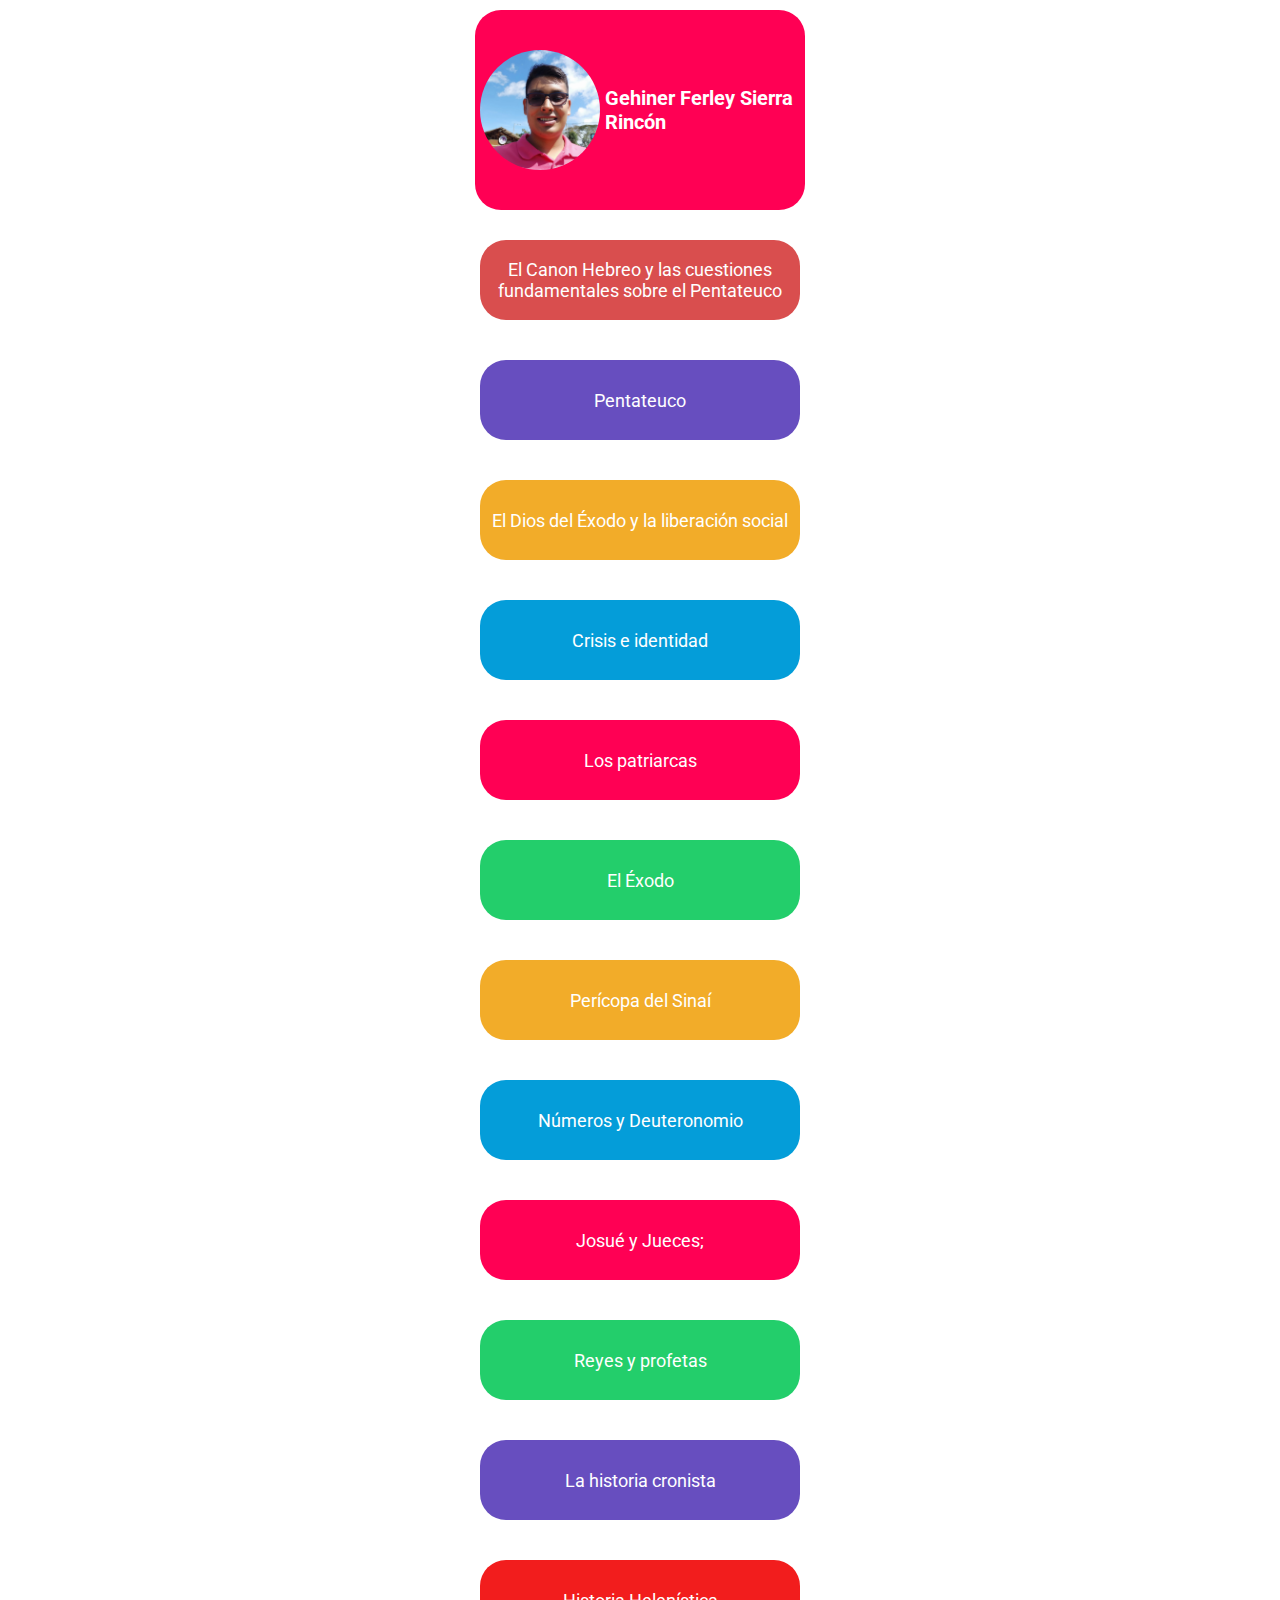
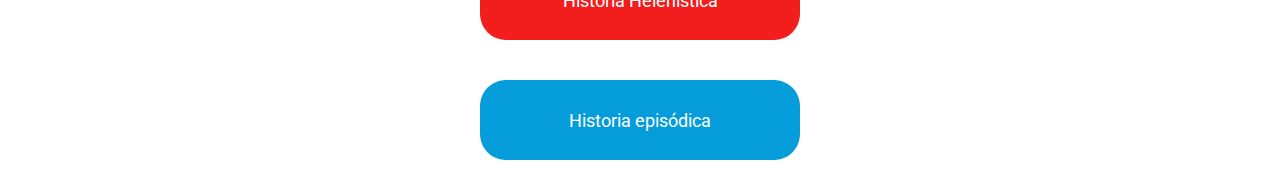
<file: index.html>
<!DOCTYPE html>
<html lang="en">
<head>
    <meta charset="UTF-8">
    <meta http-equiv="X-UA-Compatible" content="IE=edge">
    <meta name="viewport" content="width=device-width, initial-scale=1.0">
    <title>Infograf&iacute;as</title>
    <link rel="shortcut icon" href="https://cdn-icons-png.flaticon.com/512/820/820789.png" type="image/x-icon">
    <link rel="stylesheet" href="./styles/index.css">
    <link rel="preconnect" href="https://fonts.googleapis.com">
    <link rel="preconnect" href="https://fonts.gstatic.com" crossorigin>
    <link href="https://fonts.googleapis.com/css2?family=Roboto:wght@300;400;500;700&display=swap" rel="stylesheet">
</head>
<body>
    <main>
        <section class="infografia">
            <div class="autor">
                <img src="./icons/218358202_2910643422483565_6348892012933516156_n.webp" alt="Gehiner">
                <h2>Gehiner Ferley Sierra Rinc&oacute;n</h2>
            </div>
            <div class="card-1">
                <a href="./infografia1.html" target="_blank">El Canon Hebreo y las cuestiones fundamentales sobre el Pentateuco</a>            
            </div>
            <div  class="card-2">
                <a href="./Infografia2.html" target="_blank">Pentateuco</a>
            </div>
            <div  class="card-3">
                <a href="./infografia5.html" target="_blank">El Dios del Éxodo y la liberación social </a>
            </div>
            <div  class="card-4">
                <a href="./infografia3.html" target="_blank">Crisis e identidad</a>
            </div>
            <div  class="card-5">
                <a href="./infografia4.html" target="_blank">Los patriarcas</a>
            </div>
            <div  class="card-6">
                <a href="./infografia6.html" target="_blank">El &Eacute;xodo</a>
            </div>
            <div  class="card-7">
                <a href="./infografia7.html" target="_blank">Per&iacute;copa del Sina&iacute;</a>
            </div>
            <div  class="card-8">
                <a href="./infografia8.html" target="_blank">Números y Deuteronomio</a>
            </div>
            <div  class="card-9">
                <a href="./infografia9.html" target="_blank">Josué y Jueces;</a>
            </div>
            <div  class="card-10">
                <a href="./infografia10.html" target="_blank">Reyes y profetas</a>
            </div>
            <div  class="card-11">
                <a href="./infografia11.html" target="_blank">La historia cronista</a>
            </div>
            <div  class="card-12">
                <a href="./infografia12.html" target="_blank">Historia Helenística </a>
            </div>
            <div  class="card-13">
                <a href="./infografia13.html" target="_blank">Historia episódica</a>
            </div>
        </section>
    </main>
</body>
</html>
</file>
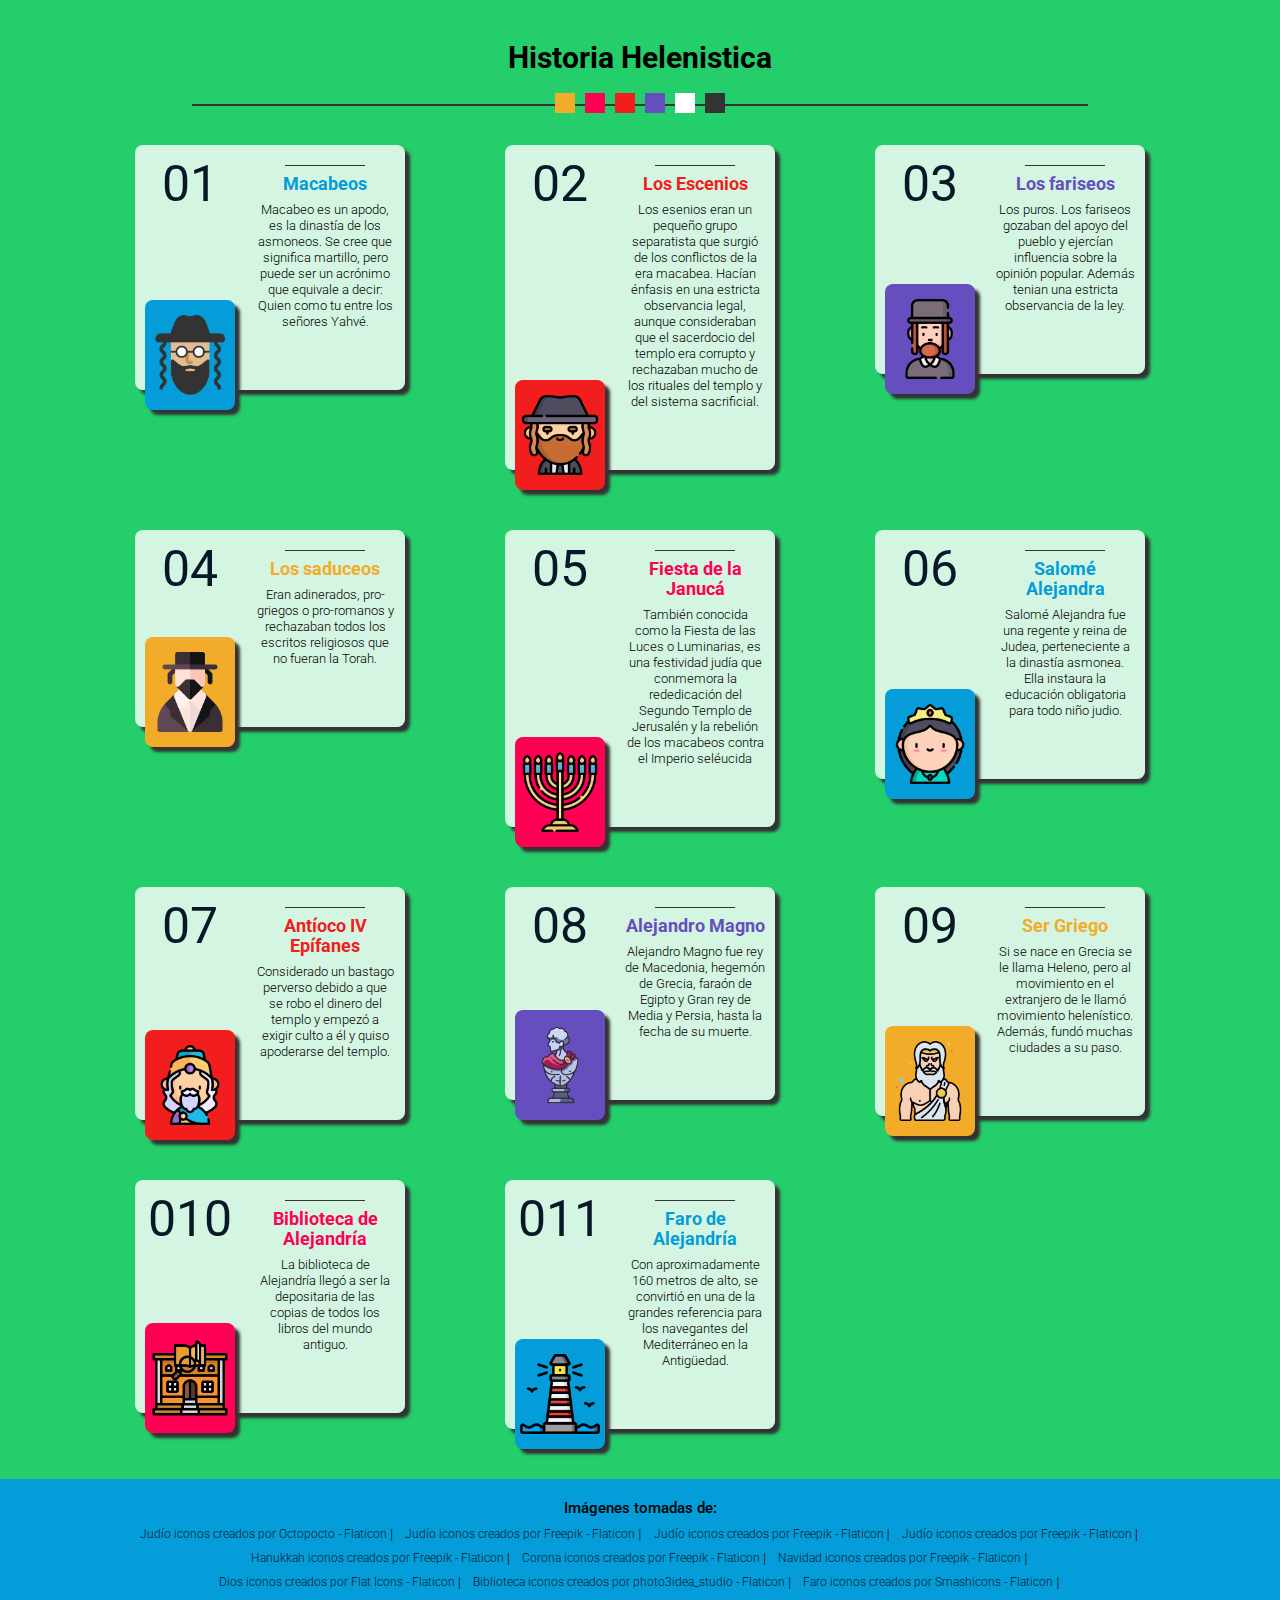
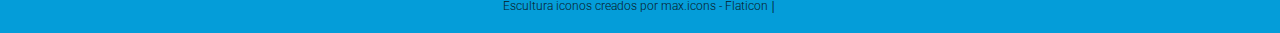
<file: infografia12.html>
<!DOCTYPE html>
<html lang="en">
<head>
    <meta charset="UTF-8">
    <meta http-equiv="X-UA-Compatible" content="IE=edge">
    <meta name="viewport" content="width=device-width, initial-scale=1.0">
    <meta name="robots" content="index,follw">
    <meta name="description" content="Esta página te mostrará datos sobre historia helenistica en la biblia">
    <title> Historia Helenistica </title>
    <link rel="shortcut icon" href="https://cdn-icons-png.flaticon.com/512/820/820789.png" type="image/x-icon">
    <link rel="preconnect" href="https://fonts.googleapis.com">
    <link rel="preconnect" href="https://fonts.gstatic.com" crossorigin>
    <link href="https://fonts.googleapis.com/css2?family=Roboto:wght@100;300;500;700;900&display=swap" rel="stylesheet">
    <link rel="stylesheet" href="./styles/infografia12/infografia12.css">
    <link rel="stylesheet" href="./styles/infografia12/infografia12Tablet.css" media="(min-width: 680px)">
    <link rel="stylesheet" href="./styles/infografia12/infografia12Desktop.css" media="(min-width: 1100px)">
</head>
<body>
    <header>
        <h1>
            Historia Helenistica 
        </h1>
        <div class="title__container">
            <div class="title__line"></div>
            <div class="title__container--colors">
                <div></div>
                <div></div>
                <div></div>
                <div></div>
                <div></div>
                <div></div>
            </div>
        </div>
    </header>
    <main>
        <section class="information">
            <div class="information__title">
                <h2></h2>
            </div>
            <div class="information__elements">
                <div class="information-container">
                    <div class="information-container__contend information-container__contend--color-one">
                        <div class="information-container__line"></div>
                        <h2>Macabeos</h2>
                        <p>Macabeo es un apodo, es la dinast&iacute;a de los asmoneos. Se cree que significa martillo, pero puede ser un acr&oacute;nimo que equivale a decir: Quien como tu entre los señores Yahvé.</p>
                    </div>                 
                    <div class="information-container__number information-container__number--color-one">
                        <span classs="information-container__span-number">1</span>
                    </div>
                    <div class="information-container__img information-container__img--color-one">
                        <img src="./icons/judio.webp" alt="Judio">

                    </div>
                </div>
                <div class="information-container ">
                    <div class="information-container__contend information-container__contend--color-two">
                        <div class="information-container__line"></div>
                        <h2>Los Escenios</h2>
                        <p>Los esenios eran un pequeño grupo separatista que surgió de los conflictos de la era macabea. Hacían énfasis en una estricta observancia legal, aunque consideraban que el sacerdocio del templo era corrupto y rechazaban mucho de  los rituales del templo y del sistema sacrificial.</p>
                    </div>                    
                    <div class="information-container__number information-container__number--color-two">
                        <span classs="information-container__span-number">2</span>
                    </div>
                    <div class="information-container__img information-container__img--color-two">
                        <img src="./icons/judio-2.webp" alt="Escenios">
                    </div>
                </div>
                <div class="information-container ">
                    <div class="information-container__contend information-container__contend--color-three">
                        <div class="information-container__line"></div>
                        <h2>Los fariseos</h2>
                        <p>Los puros. Los fariseos gozaban del apoyo del pueblo y ejercían influencia sobre la opinión popular. Adem&aacute;s tenian una estricta observancia de la ley.</p>
                    </div>
                    <div class="information-container__number information-container__number--color-three">
                        <span classs="information-container__span-number">3</span>
                    </div>
                    <div class="information-container__img information-container__img--color-three">
                        <img src="./icons/judio-3.webp" alt="Fariseos">
                    </div>
                </div>
                <div class="information-container ">
                    <div class="information-container__contend information-container__contend--color-four">
                        <div class="information-container__line"></div>
                        <h2>Los saduceos</h2>
                        <p>Eran adinerados, pro-griegos o pro-romanos y rechazaban todos los escritos religiosos que no fueran la Torah.</p>
                    </div>
                    <div class="information-container__number information-container__number--color-four">
                        <span classs="information-container__span-number">4</span>
                    </div>
                    <div class="information-container__img information-container__img--color-four">
                        <img src="./icons/judio-4.webp" alt="Saduceo">
                    </div>
                </div>
                <div class="information-container ">
                    <div class="information-container__contend information-container__contend--color-five">
                        <div class="information-container__line"></div>
                        <h2>Fiesta de la Janucá</h2>
                        <p>También conocida como la Fiesta de las Luces o Luminarias, es una festividad judía que conmemora la rededicación del Segundo Templo de Jerusalén y la rebelión de los macabeos contra el Imperio seléucida</p>
                    </div>
                    <div class="information-container__number information-container__number--color-five">
                        <span classs="information-container__span-number">5</span>                   
                    </div>
                    <div class="information-container__img information-container__img--color-five">
                        <img src="./icons/januca.webp" alt="Januca">
                    </div>
                </div>
                <div class="information-container ">
                    <div class="information-container__contend information-container__contend--color-one">
                        <div class="information-container__line"></div>
                        <h2>Salomé Alejandra</h2>
                        <p>Salomé Alejandra fue una regente y reina de Judea, perteneciente a la dinastía asmonea. Ella instaura la educación obligatoria para todo niño judio.</p>
                    </div>                    
                    <div class="information-container__number information-container__number--color-one">
                        <span classs="information-container__span-number">6</span>
                    </div>
                    <div class="information-container__img information-container__img--color-one">
                        <img src="./icons/reina.webp" alt="Reina Salomé Alejandra">
                    </div>
                </div>
                <div class="information-container ">
                    <div class="information-container__contend information-container__contend--color-two">
                        <div class="information-container__line"></div>
                        <h2>Antíoco IV Epífanes</h2>
                        <p>Considerado un bastago perverso debido a que se robo el dinero del templo y empezó a exigir culto a él y quiso apoderarse del templo. </p>
                    </div>                    
                    <div class="information-container__number information-container__number--color-two">
                        <span classs="information-container__span-number">7</span>
                    </div>
                    <div class="information-container__img information-container__img--color-two">
                        <img src="./icons/rey.webp" alt="Rey Antíoco IV Epífanes">
                    </div>
                </div>
                <div class="information-container">
                    <div class="information-container__contend information-container__contend--color-three">
                        <div class="information-container__line"></div>
                        <h2>Alejandro Magno</h2>
                        <p>Alejandro Magno fue rey de Macedonia, hegemón de Grecia, faraón de Egipto y Gran rey de Media y Persia, hasta la fecha de su muerte.</p>
                    </div>
                    <div class="information-container__number information-container__number--color-three">
                        <span classs="information-container__span-number">8</span>
                    </div>
                    <div class="information-container__img information-container__img--color-three">
                        <img src="./icons/alejandro.webp" alt="Alejandro Magno">
                    </div>
                </div>
                <div class="information-container ">
                    <div class="information-container__contend information-container__contend--color-four">
                        <div class="information-container__line"></div>
                        <h2>Ser Griego</h2>
                        <p>Si se nace en Grecia se le llama Heleno, pero al movimiento en el extranjero de le llam&oacute; movimiento helen&iacute;stico. Adem&aacute;s, fund&oacute; muchas ciudades a su paso.</p>
                    </div>
                    <div class="information-container__number information-container__number--color-four">
                        <span classs="information-container__span-number">9</span>
                    </div>
                    <div class="information-container__img information-container__img--color-four">
                        <img src="./icons/dios.webp" alt="Griego">
                    </div>
                </div>
                <div class="information-container ">
                    <div class="information-container__contend information-container__contend--color-five">
                        <div class="information-container__line"></div>
                        <h2>Biblioteca de Alejandr&iacute;a</h2>
                        <p>La biblioteca de Alejandría llegó a ser la depositaria de las copias de todos los libros del mundo antiguo.</p>
                    </div>
                    <div class="information-container__number information-container__number--color-five">
                        <span classs="information-container__span-number">10</span>                   
                    </div>
                    <div class="information-container__img information-container__img--color-five">
                        <img src="./icons/biblioteca.webp" alt="Biblioteca">
                    </div>
                </div>
                <div class="information-container ">
                    <div class="information-container__contend information-container__contend--color-one">
                        <div class="information-container__line"></div>
                        <h2>Faro de Alejandría</h2>
                        <p>Con aproximadamente 160 metros de alto, se convirtió en una de la grandes referencia para los navegantes del Mediterráneo en la Antigüedad.</p>
                    </div>                   
                    <div class="information-container__number information-container__number--color-one">
                        <span classs="information-container__span-number">11</span>
                    </div>
                    <div class="information-container__img information-container__img--color-one">
                        <img src="./icons/faro.webp" alt="Faro de Alejandría">
                    </div>
                </div>
            </div>
        </section>
    </main>
    <footer>
        <h2>Im&aacute;genes tomadas de:</h2>
        <ul class="credits">
            <li>
                <a href="https://www.flaticon.es/iconos-gratis/judio" title="judío iconos">Judío iconos creados por Octopocto - Flaticon</a>
            </li>
            <li>
                <a href="https://www.flaticon.es/iconos-gratis/judio" title="judío iconos">Judío iconos creados por Freepik - Flaticon</a>
            </li>
            <li>
                <a href="https://www.flaticon.es/iconos-gratis/judio" title="judío iconos">Judío iconos creados por Freepik - Flaticon</a>
            </li>
            <li>
                <a href="https://www.flaticon.es/iconos-gratis/judio" title="judío iconos">Judío iconos creados por Freepik - Flaticon</a>
            </li>
            <li>
                <a href="https://www.flaticon.es/iconos-gratis/hanukkah" title="hanukkah iconos">Hanukkah iconos creados por Freepik - Flaticon</a>
            </li>
            <li>
                <a href="https://www.flaticon.es/iconos-gratis/corona" title="corona iconos">Corona iconos creados por Freepik - Flaticon</a>
            </li>
            <li>
                <a href="https://www.flaticon.es/iconos-gratis/navidad" title="navidad iconos">Navidad iconos creados por Freepik - Flaticon</a>
            </li>
            <li>
                <a href="https://www.flaticon.es/iconos-gratis/dios" title="dios iconos">Dios iconos creados por Flat Icons - Flaticon</a>
            </li>
            <li>
                <a href="https://www.flaticon.es/iconos-gratis/biblioteca" title="biblioteca iconos">Biblioteca iconos creados por photo3idea_studio - Flaticon</a>
            </li>
            <li>
                <a href="https://www.flaticon.es/iconos-gratis/faro" title="faro iconos">Faro iconos creados por Smashicons - Flaticon</a>
            </li>
            <li>
                <a href="https://www.flaticon.es/iconos-gratis/escultura" title="escultura iconos">Escultura iconos creados por max.icons - Flaticon</a>
            </li>
        </ul>
    </footer>
</body>
</html>
</file>
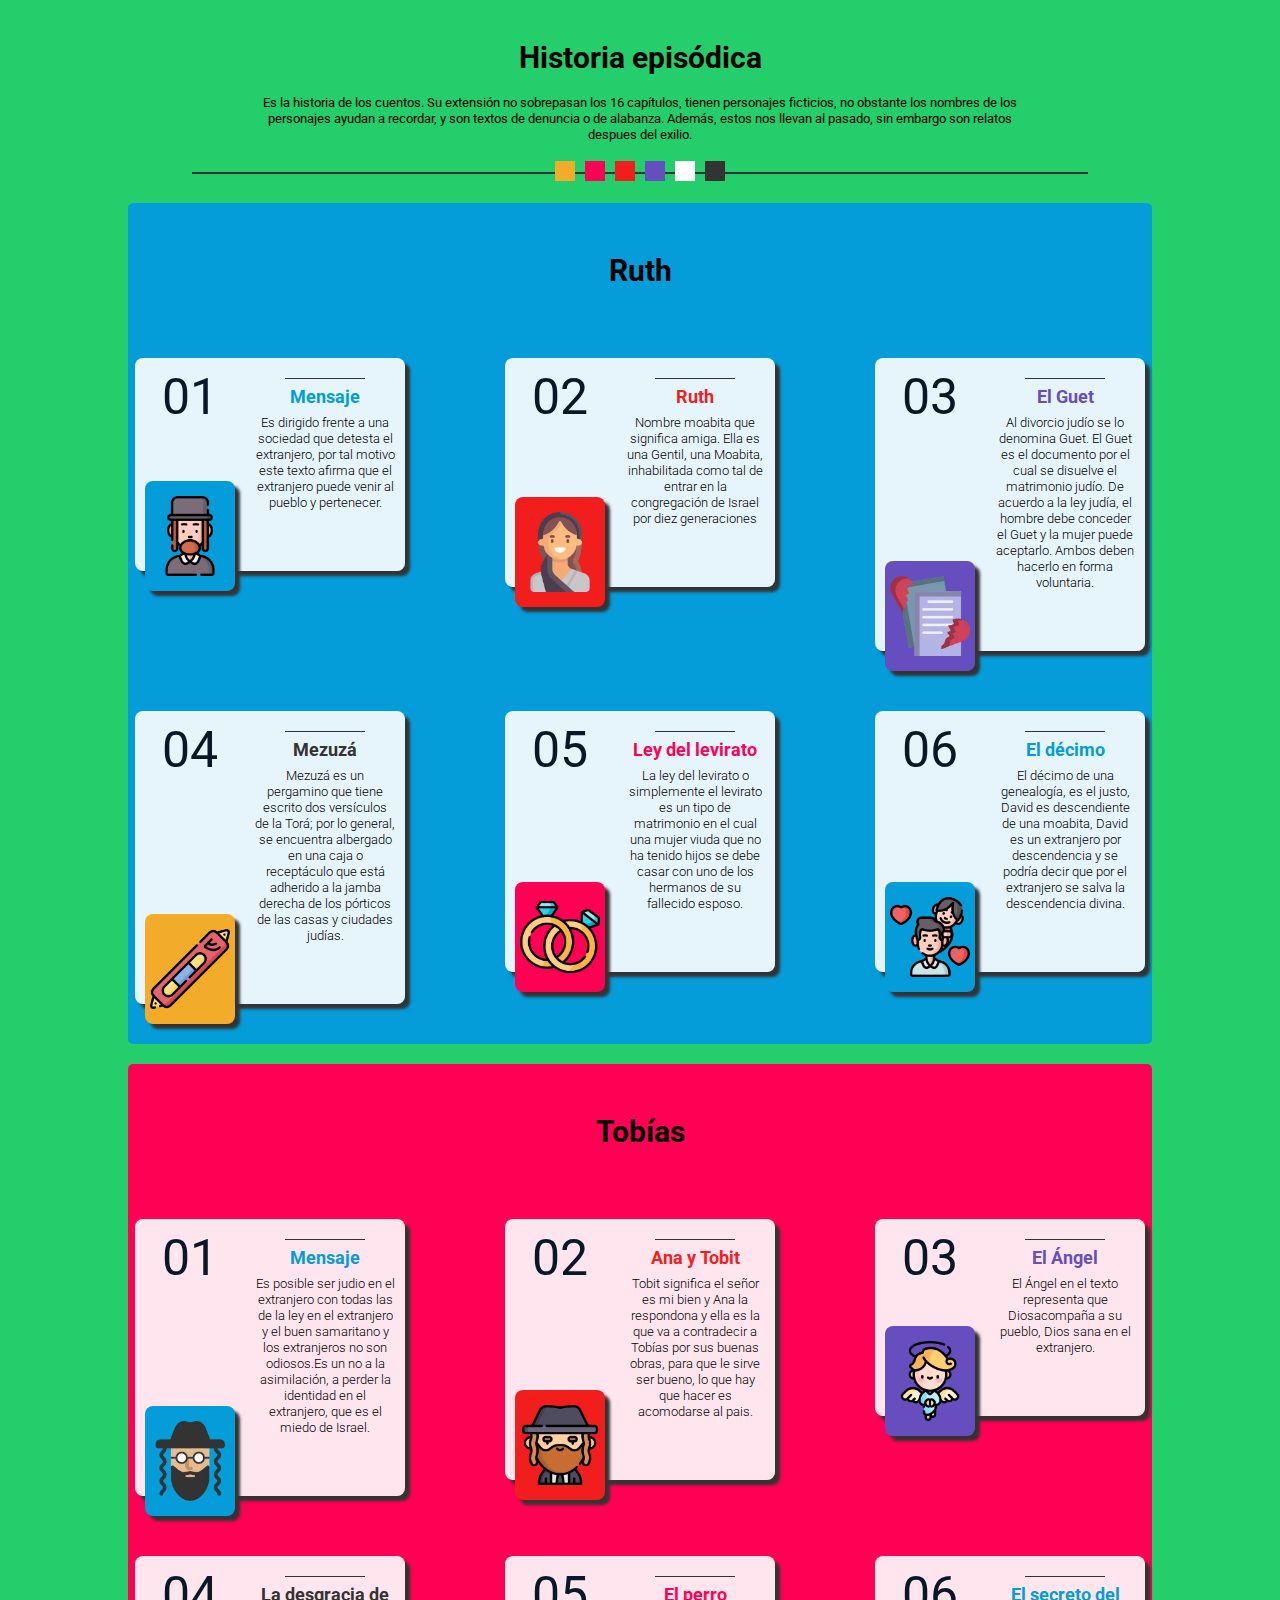
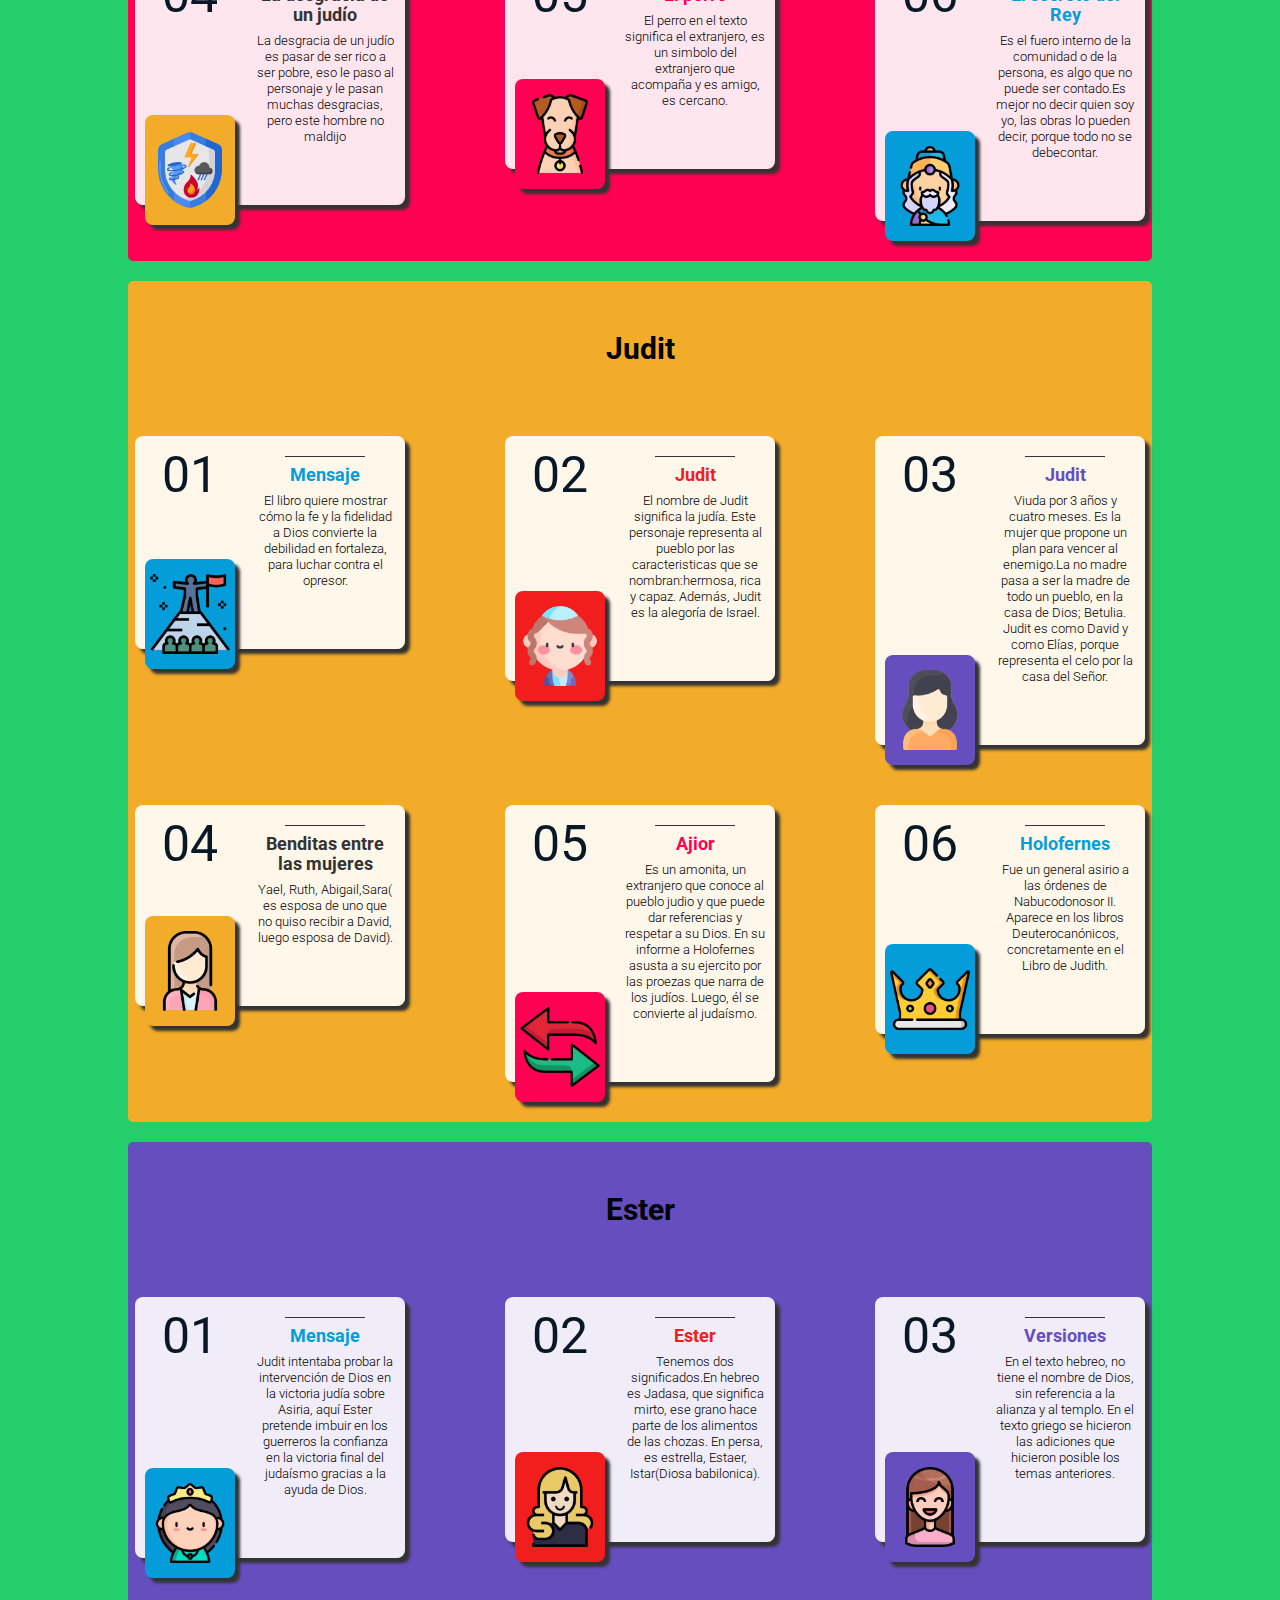
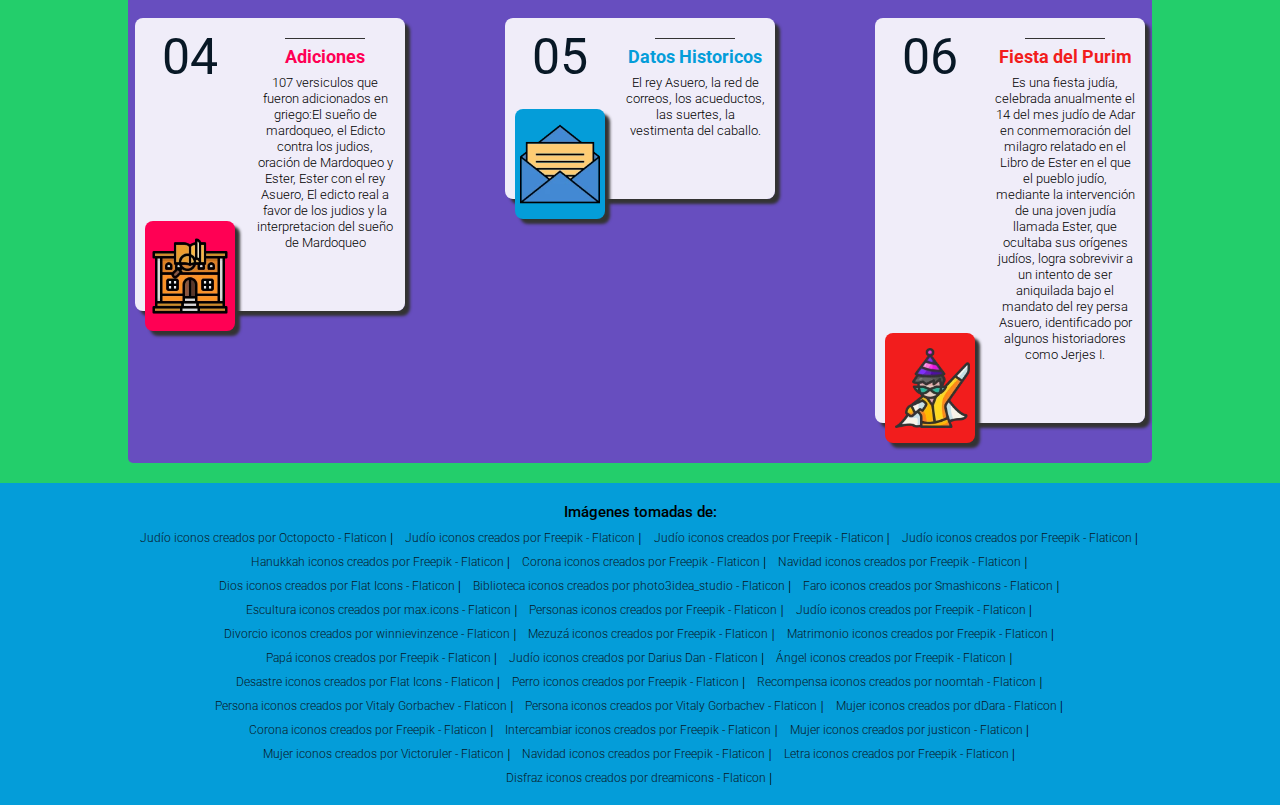
<file: infografia13.html>
<!DOCTYPE html>
<html lang="en">
<head>
    <meta charset="UTF-8">
    <meta http-equiv="X-UA-Compatible" content="IE=edge">
    <meta name="viewport" content="width=device-width, initial-scale=1.0">
    <meta name="robots" content="index,follw">
    <meta name="description" content="Esta página te mostrará datos sobre historia helenistica en la biblia">
    <title> Historia  episódica </title>
    <link rel="shortcut icon" href="https://cdn-icons-png.flaticon.com/512/820/820789.png" type="image/x-icon">
    <link rel="preconnect" href="https://fonts.googleapis.com">
    <link rel="preconnect" href="https://fonts.gstatic.com" crossorigin>
    <link href="https://fonts.googleapis.com/css2?family=Roboto:wght@100;300;500;700;900&display=swap" rel="stylesheet">
    <link rel="stylesheet" href="./styles/infografia13/infografia13.css">
    <link rel="stylesheet" href="./styles/infografia13/infografia13Tablet.css" media="(min-width: 680px)">
    <link rel="stylesheet" href="./styles/infografia13/infografia13Desktop.css" media="(min-width: 1100px)">
</head>
<body>
    <header>
        <h1>
            Historia  episódica 
        </h1>
        <p>
            Es la historia de los cuentos. Su extensión no sobrepasan los 16 capítulos, tienen personajes ficticios, no obstante los nombres de los personajes ayudan a recordar, y son textos de denuncia o de alabanza. Además, estos nos llevan al pasado, sin embargo son relatos despues del exilio. 
        </p>
        <div class="title__container">
            <div class="title__line"></div>
            <div class="title__container--colors">
                <div></div>
                <div></div>
                <div></div>
                <div></div>
                <div></div>
                <div></div>
            </div>
        </div>
    </header>
    <main>
        <section class="information information--background-color-one">
            <div class="information__title">
                <h2>Ruth</h2>
            </div>
            <div class="information__elements">
                <div class="information-container">
                    <div class="information-container__contend information-container__contend--color-one">
                        <div class="information-container__line"></div>
                        <h2>Mensaje</h2>
                        <p>Es dirigido frente a una sociedad que detesta el extranjero, por tal motivo este texto afirma que el extranjero puede venir al pueblo y pertenecer.</p>
                    </div>                 
                    <div class="information-container__number information-container__number--color-one">
                        <span classs="information-container__span-number">1</span>
                    </div>
                    <div class="information-container__img information-container__img--color-one">
                        <img src="./icons/judio-3.webp" alt="Judio">

                    </div>
                </div>
                <div class="information-container ">
                    <div class="information-container__contend information-container__contend--color-two">
                        <div class="information-container__line"></div>
                        <h2>Ruth</h2>
                        <p>Nombre moabita que significa amiga. Ella es una Gentil, una Moabita, inhabilitada como tal de entrar en la congregación de Israel por diez generaciones</p>
                    </div>                    
                    <div class="information-container__number information-container__number--color-two">
                        <span classs="information-container__span-number">2</span>
                    </div>
                    <div class="information-container__img information-container__img--color-two">
                        <img src="./icons/judia.webp" alt="Judia">
                    </div>
                </div>
                <div class="information-container ">
                    <div class="information-container__contend information-container__contend--color-three">
                        <div class="information-container__line"></div>
                        <h2>El Guet</h2>
                        <p>Al divorcio judío se lo denomina Guet. El Guet es el documento por el cual se disuelve el matrimonio judío. De acuerdo a la ley judía, el hombre debe conceder el Guet y la mujer puede aceptarlo. Ambos deben hacerlo en forma voluntaria.</p>
                    </div>
                    <div class="information-container__number information-container__number--color-three">
                        <span classs="information-container__span-number">3</span>
                    </div>
                    <div class="information-container__img information-container__img--color-three">
                        <img src="./icons/guet.webp" alt="Guet">
                    </div>
                </div>
                <div class="information-container ">
                    <div class="information-container__contend information-container__contend--color-four">
                        <div class="information-container__line"></div>
                        <h2>Mezuzá</h2>
                        <p>Mezuzá es un pergamino que tiene escrito dos versículos de la Torá; por lo general, se encuentra albergado en una caja o receptáculo que está adherido a la jamba derecha de los pórticos de las casas y ciudades judías.</p>
                    </div>
                    <div class="information-container__number information-container__number--color-four">
                        <span classs="information-container__span-number">4</span>
                    </div>
                    <div class="information-container__img information-container__img--color-four">
                        <img src="./icons/mezuza.webp" alt="Mezusa">
                    </div>
                </div>
                <div class="information-container ">
                    <div class="information-container__contend information-container__contend--color-five">
                        <div class="information-container__line"></div>
                        <h2>Ley del levirato</h2>
                        <p>La ley del levirato o simplemente el levirato es un tipo de matrimonio en el cual una mujer viuda que no ha tenido hijos se debe casar con uno de los hermanos de su fallecido esposo.</p>
                    </div>
                    <div class="information-container__number information-container__number--color-five">
                        <span classs="information-container__span-number">5</span>                   
                    </div>
                    <div class="information-container__img information-container__img--color-five">
                        <img src="./icons/matrimonio.webp" alt="Matrimonio">
                    </div>
                </div>
                <div class="information-container ">
                    <div class="information-container__contend information-container__contend--color-one">
                        <div class="information-container__line"></div>
                        <h2>El d&eacute;cimo</h2>
                        <p>El décimo de una genealogía, es el justo, David es descendiente de una moabita, David es un extranjero por descendencia y se podría decir que por el extranjero se salva la descendencia divina.</p>
                    </div>                    
                    <div class="information-container__number information-container__number--color-one">
                        <span classs="information-container__span-number">6</span>
                    </div>
                    <div class="information-container__img information-container__img--color-one">
                        <img src="./icons/padre-e-hija.webp" alt="Hijo y padre">
                    </div>
                </div>
            </div>
        </section>
        <section class="information information--background-color-two">
            <div class="information__title">
                <h2>Tob&iacute;as</h2>
            </div>
            <div class="information__elements">
                <div class="information-container">
                    <div class="information-container__contend information-container__contend--color-one">
                        <div class="information-container__line"></div>
                        <h2>Mensaje</h2>
                        <p>Es posible ser judio en el extranjero con todas las de la ley en el extranjero y el buen samaritano y los extranjeros no son odiosos.Es un no a la asimilación, a perder la identidad en el extranjero, que es el miedo de Israel.</p>
                    </div>                 
                    <div class="information-container__number information-container__number--color-one">
                        <span classs="information-container__span-number">1</span>
                    </div>
                    <div class="information-container__img information-container__img--color-one">
                        <img src="./icons/judio.webp" alt="Judio">

                    </div>
                </div>
                <div class="information-container ">
                    <div class="information-container__contend information-container__contend--color-two">
                        <div class="information-container__line"></div>
                        <h2>Ana y Tobit</h2>
                        <p>Tobit significa el señor es mi bien y Ana la respondona y ella es la que va a contradecir a Tobías por sus buenas obras, para que le sirve ser bueno, lo que hay que hacer es acomodarse al pais.
                        </p>
                    </div>                    
                    <div class="information-container__number information-container__number--color-two">
                        <span classs="information-container__span-number">2</span>
                    </div>
                    <div class="information-container__img information-container__img--color-two">
                        <img src="./icons/judio-2.webp" alt="Escenios">
                    </div>
                </div>
                <div class="information-container ">
                    <div class="information-container__contend information-container__contend--color-three">
                        <div class="information-container__line"></div>
                        <h2>El &Aacute;ngel</h2>
                        <p>El &Aacute;ngel en el texto representa que Diosacompaña a su pueblo, Dios sana en el extranjero.</p>
                    </div>
                    <div class="information-container__number information-container__number--color-three">
                        <span classs="information-container__span-number">3</span>
                    </div>
                    <div class="information-container__img information-container__img--color-three">
                        <img src="./icons/angel.webp" alt="Angel">
                    </div>
                </div>
                <div class="information-container ">
                    <div class="information-container__contend information-container__contend--color-four">
                        <div class="information-container__line"></div>
                        <h2>La desgracia de un jud&iacute;o</h2>
                        <p>La desgracia de un jud&iacute;o es pasar de ser rico a ser pobre, eso le paso al personaje y le pasan muchas desgracias, pero este hombre no maldijo</p>
                    </div>
                    <div class="information-container__number information-container__number--color-four">
                        <span classs="information-container__span-number">4</span>
                    </div>
                    <div class="information-container__img information-container__img--color-four">
                        <img src="./icons/desgracia.webp" alt="Desgracia">
                    </div>
                </div>
                <div class="information-container ">
                    <div class="information-container__contend information-container__contend--color-five">
                        <div class="information-container__line"></div>
                        <h2>El perro</h2>
                        <p>El perro en el texto significa el extranjero, es un simbolo del extranjero que acompaña y es amigo, es cercano.</p>
                    </div>
                    <div class="information-container__number information-container__number--color-five">
                        <span classs="information-container__span-number">5</span>                   
                    </div>
                    <div class="information-container__img information-container__img--color-five">
                        <img src="./icons/perro.webp" alt="Un Perro">
                    </div>
                </div>
                <div class="information-container ">
                    <div class="information-container__contend information-container__contend--color-one">
                        <div class="information-container__line"></div>
                        <h2>El secreto del Rey</h2>
                        <p>Es el fuero interno de la comunidad o de la persona, es algo que no puede ser contado.Es mejor no decir quien soy yo, las obras lo pueden decir, porque todo no se debecontar.</p>
                    </div>                    
                    <div class="information-container__number information-container__number--color-one">
                        <span classs="information-container__span-number">6</span>
                    </div>
                    <div class="information-container__img information-container__img--color-one">
                        <img src="./icons/rey.webp" alt="Rey">
                    </div>
                </div>
            </div>
        </section>
        <section class="information information--background-color-three">
            <div class="information__title">
                <h2> Judit</h2>
            </div>
            <div class="information__elements">
                <div class="information-container">
                    <div class="information-container__contend information-container__contend--color-one">
                        <div class="information-container__line"></div>
                        <h2>Mensaje</h2>
                        <p>El libro quiere mostrar cómo la fe y la fidelidad a Dios convierte la debilidad en fortaleza, para luchar contra el opresor.</p>
                    </div>                 
                    <div class="information-container__number information-container__number--color-one">
                        <span classs="information-container__span-number">1</span>
                    </div>
                    <div class="information-container__img information-container__img--color-one">
                        <img src="./icons/victoria.webp" alt="Judio">

                    </div>
                </div>
                <div class="information-container ">
                    <div class="information-container__contend information-container__contend--color-two">
                        <div class="information-container__line"></div>
                        <h2>Judit</h2>
                        <p> El nombre de Judit significa la judía. Este personaje representa al pueblo por las caracteristicas que se nombran:hermosa, rica y capaz. Adem&aacute;s, Judit es la alegoría de Israel.</p>
                    </div>                    
                    <div class="information-container__number information-container__number--color-two">
                        <span classs="information-container__span-number">2</span>
                    </div>
                    <div class="information-container__img information-container__img--color-two">
                        <img src="./icons/judia-2.webp" alt="Judia">
                    </div>
                </div>
                <div class="information-container ">
                    <div class="information-container__contend information-container__contend--color-three">
                        <div class="information-container__line"></div>
                        <h2>Judit </h2>
                        <p>Viuda por 3 años y cuatro meses. Es la mujer que propone un plan para vencer al enemigo.La no madre pasa a ser la madre de todo un pueblo, en la casa de Dios; Betulia. Judit es como David y como Elías, porque representa el celo por la casa del Señor.</p>
                    </div>
                    <div class="information-container__number information-container__number--color-three">
                        <span classs="information-container__span-number">3</span>
                    </div>
                    <div class="information-container__img information-container__img--color-three">
                        <img src="./icons/mujer.webp" alt="Mujer">
                    </div>
                </div>
                <div class="information-container ">
                    <div class="information-container__contend information-container__contend--color-four">
                        <div class="information-container__line"></div>
                        <h2>Benditas entre las mujeres</h2>
                        <p>Yael, Ruth, Abigail,Sara( es esposa de uno que no quiso recibir a David, luego esposa de David). </p>
                    </div>
                    <div class="information-container__number information-container__number--color-four">
                        <span classs="information-container__span-number">4</span>
                    </div>
                    <div class="information-container__img information-container__img--color-four">
                        <img src="./icons/mujer.-2png.webp" alt="Mujer">
                    </div>
                </div>
                <div class="information-container ">
                    <div class="information-container__contend information-container__contend--color-five">
                        <div class="information-container__line"></div>
                        <h2>Ajior</h2>
                        <p>Es un amonita, un extranjero que conoce al pueblo judio y que puede dar referencias y respetar a su Dios. En su informe a Holofernes asusta a su ejercito por las proezas que narra de los jud&iacute;os. Luego, &eacute;l se convierte al juda&iacute;smo. </p>
                    </div>
                    <div class="information-container__number information-container__number--color-five">
                        <span classs="information-container__span-number">5</span>                   
                    </div>
                    <div class="information-container__img information-container__img--color-five">
                        <img src="./icons/cambio.webp" alt="Conversion">
                    </div>
                </div>
                <div class="information-container ">
                    <div class="information-container__contend information-container__contend--color-one">
                        <div class="information-container__line"></div>
                        <h2>Holofernes</h2>
                        <p>Fue un general asirio a las órdenes de Nabucodonosor II. Aparece en los libros Deuterocanónicos, concretamente en el Libro de Judith.</p>
                    </div>                    
                    <div class="information-container__number information-container__number--color-one">
                        <span classs="information-container__span-number">6</span>
                    </div>
                    <div class="information-container__img information-container__img--color-one">
                        <img src="./icons/corona.webp" alt="Corona">
                    </div>
                </div>
            </div>
        </section>
        <section class="information information--background-color-four">
            <div class="information__title">
                <h2> Ester </h2>
            </div>
            <div class="information__elements">
                <div class="information-container">
                    <div class="information-container__contend information-container__contend--color-one">
                        <div class="information-container__line"></div>
                        <h2>Mensaje</h2>
                        <p>Judit intentaba probar la intervención de Dios en la victoria judía sobre Asiria, aquí Ester pretende imbuir en los guerreros la confianza en la victoria final del judaísmo gracias a la ayuda de Dios.</p>
                    </div>                 
                    <div class="information-container__number information-container__number--color-one">
                        <span classs="information-container__span-number">1</span>
                    </div>
                    <div class="information-container__img information-container__img--color-one">
                        <img src="./icons/reina.webp" alt="Reina">

                    </div>
                </div>
                <div class="information-container ">
                    <div class="information-container__contend information-container__contend--color-two">
                        <div class="information-container__line"></div>
                        <h2>Ester</h2>
                        <p>Tenemos dos significados.En hebreo es Jadasa, que significa mirto, ese grano hace parte de los alimentos de las chozas. En persa, es estrella, Estaer, Istar(Diosa babilonica).</p>
                    </div>                    
                    <div class="information-container__number information-container__number--color-two">
                        <span classs="information-container__span-number">2</span>
                    </div>
                    <div class="information-container__img information-container__img--color-two">
                        <img src="./icons/mujer-4.webp" alt="Mujer">
                    </div>
                </div>
                <div class="information-container ">
                    <div class="information-container__contend information-container__contend--color-three">
                        <div class="information-container__line"></div>
                        <h2>Versiones</h2>
                        <p>En el texto hebreo, no tiene el nombre de Dios, sin referencia a la alianza y al templo. En el texto griego se hicieron las adiciones que hicieron posible los temas anteriores.</p>
                    </div>
                    <div class="information-container__number information-container__number--color-three">
                        <span classs="information-container__span-number">3</span>
                    </div>
                    <div class="information-container__img information-container__img--color-three">
                        <img src="./icons/mujer-5.webp" alt="Mujer">
                    </div>
                </div>
                <div class="information-container ">
                    <div class="information-container__contend information-container__contend--color-five">
                        <div class="information-container__line"></div>
                        <h2>Adiciones</h2>
                        <p>107 versiculos que fueron adicionados en griego:El sueño de mardoqueo, el Edicto contra los judios, oración de Mardoqueo y Ester, Ester con el rey Asuero, El edicto real a favor de los judios y la interpretacion del sueño de Mardoqueo </p>
                    </div>
                    <div class="information-container__number information-container__number--color-five">
                        <span classs="information-container__span-number">4</span>                   
                    </div>
                    <div class="information-container__img information-container__img--color-five">
                        <img src="./icons/biblioteca.webp" alt="Biblioteca">
                    </div>
                </div>
                <div class="information-container ">
                    <div class="information-container__contend information-container__contend--color-one">
                        <div class="information-container__line"></div>
                        <h2>Datos Historicos</h2>
                        <p>El rey Asuero, la red de correos, los acueductos, las suertes, la vestimenta del caballo.</p>
                    </div>                    
                    <div class="information-container__number information-container__number--color-one">
                        <span classs="information-container__span-number">5</span>
                    </div>
                    <div class="information-container__img information-container__img--color-one">
                        <img src="./icons/carta.webp" alt="Cartas">
                    </div>
                </div>
                <div class="information-container ">
                    <div class="information-container__contend information-container__contend--color-two">
                        <div class="information-container__line"></div>
                        <h2>Fiesta del Purim</h2>
                        <p>Es una fiesta judía, celebrada anualmente el 14 del mes judío de Adar  en conmemoración del milagro relatado en el Libro de Ester en el que el pueblo judío, mediante la intervención de una joven judía llamada Ester, que ocultaba sus orígenes judíos, logra sobrevivir a un intento de ser aniquilada bajo el mandato del rey persa Asuero, identificado por algunos historiadores como Jerjes I.</p>
                    </div>                    
                    <div class="information-container__number information-container__number--two">
                        <span classs="information-container__span-number">6</span>
                    </div>
                    <div class="information-container__img information-container__img--color-two">
                        <img src="./icons/disfraz.webp" alt="Disfraz">
                    </div>
                </div>
            </div>
        </section>
    </main>
    <footer>
        <h2>Im&aacute;genes tomadas de:</h2>
        <ul class="credits">
            <li>
                <a href="https://www.flaticon.es/iconos-gratis/judio" title="judío iconos">Judío iconos creados por Octopocto - Flaticon</a>
            </li>
            <li>
                <a href="https://www.flaticon.es/iconos-gratis/judio" title="judío iconos">Judío iconos creados por Freepik - Flaticon</a>
            </li>
            <li>
                <a href="https://www.flaticon.es/iconos-gratis/judio" title="judío iconos">Judío iconos creados por Freepik - Flaticon</a>
            </li>
            <li>
                <a href="https://www.flaticon.es/iconos-gratis/judio" title="judío iconos">Judío iconos creados por Freepik - Flaticon</a>
            </li>
            <li>
                <a href="https://www.flaticon.es/iconos-gratis/hanukkah" title="hanukkah iconos">Hanukkah iconos creados por Freepik - Flaticon</a>
            </li>
            <li>
                <a href="https://www.flaticon.es/iconos-gratis/corona" title="corona iconos">Corona iconos creados por Freepik - Flaticon</a>
            </li>
            <li>
                <a href="https://www.flaticon.es/iconos-gratis/navidad" title="navidad iconos">Navidad iconos creados por Freepik - Flaticon</a>
            </li>
            <li>
                <a href="https://www.flaticon.es/iconos-gratis/dios" title="dios iconos">Dios iconos creados por Flat Icons - Flaticon</a>
            </li>
            <li>
                <a href="https://www.flaticon.es/iconos-gratis/biblioteca" title="biblioteca iconos">Biblioteca iconos creados por photo3idea_studio - Flaticon</a>
            </li>
            <li>
                <a href="https://www.flaticon.es/iconos-gratis/faro" title="faro iconos">Faro iconos creados por Smashicons - Flaticon</a>
            </li>
            <li>
                <a href="https://www.flaticon.es/iconos-gratis/escultura" title="escultura iconos">Escultura iconos creados por max.icons - Flaticon</a>
            </li>
            <li>
                <a href="https://www.flaticon.es/iconos-gratis/personas" title="personas iconos">Personas iconos creados por Freepik - Flaticon</a>
            </li>
            <li>
                <a href="https://www.flaticon.es/iconos-gratis/judio" title="judío iconos">Judío iconos creados por Freepik - Flaticon</a>
            </li>
            <li>
                <a href="https://www.flaticon.es/iconos-gratis/divorcio" title="divorcio iconos">Divorcio iconos creados por winnievinzence - Flaticon</a>
            </li>
            <li>
                <a href="https://www.flaticon.es/iconos-gratis/mezuza" title="mezuzá iconos">Mezuzá iconos creados por Freepik - Flaticon</a>
            </li>
            <li>
                <a href="https://www.flaticon.es/iconos-gratis/matrimonio" title="matrimonio iconos">Matrimonio iconos creados por Freepik - Flaticon</a>
            </li>
            <li>
                <a href="https://www.flaticon.es/iconos-gratis/papa" title="papá iconos">Papá iconos creados por Freepik - Flaticon</a>
            </li>
            <li>
                <a href="https://www.flaticon.es/iconos-gratis/judio" title="judío iconos">Judío iconos creados por Darius Dan - Flaticon</a>
            </li>
            <li>
                <a href="https://www.flaticon.es/iconos-gratis/angel" title="ángel iconos">Ángel iconos creados por Freepik - Flaticon</a>
            </li>
            <li>
                <a href="https://www.flaticon.es/iconos-gratis/desastre" title="desastre iconos">Desastre iconos creados por Flat Icons - Flaticon</a>
            </li>
            <li>
                <a href="https://www.flaticon.es/iconos-gratis/perro" title="perro iconos">Perro iconos creados por Freepik - Flaticon</a>
            </li>
            <li>
                <a href="https://www.flaticon.es/iconos-gratis/recompensa" title="recompensa iconos">Recompensa iconos creados por noomtah - Flaticon</a>   
            </li>
            <li>
                <a href="https://www.flaticon.es/iconos-gratis/persona" title="persona iconos">Persona iconos creados por Vitaly Gorbachev - Flaticon</a>
            </li>
            <li>
                <a href="https://www.flaticon.es/iconos-gratis/persona" title="persona iconos">Persona iconos creados por Vitaly Gorbachev - Flaticon</a>
            </li>
            <li>
                <a href="https://www.flaticon.es/iconos-gratis/mujer" title="mujer iconos">Mujer iconos creados por dDara - Flaticon</a>
            </li>
            <li>
                <a href="https://www.flaticon.es/iconos-gratis/corona" title="corona iconos">Corona iconos creados por Freepik - Flaticon</a>
            </li>
            <li>
                <a href="https://www.flaticon.es/iconos-gratis/intercambiar" title="intercambiar iconos">Intercambiar iconos creados por Freepik - Flaticon</a>
            </li>
            <li>
                <a href="https://www.flaticon.es/iconos-gratis/mujer" title="mujer iconos">Mujer iconos creados por justicon - Flaticon</a>
            </li>
            <li>
                <a href="https://www.flaticon.es/iconos-gratis/mujer" title="mujer iconos">Mujer iconos creados por Victoruler - Flaticon</a>
            </li>
            <li>
                <a href="https://www.flaticon.es/iconos-gratis/navidad" title="navidad iconos">Navidad iconos creados por Freepik - Flaticon</a>
            </li>
            <li>
                <a href="https://www.flaticon.es/iconos-gratis/letra" title="letra iconos">Letra iconos creados por Freepik - Flaticon</a>
            </li>
            <li>
                <a href="https://www.flaticon.es/iconos-gratis/disfraz" title="disfraz iconos">Disfraz iconos creados por dreamicons - Flaticon</a>
            </li>
        </ul>
    </footer>
</body>
</html>
</file>
<file: styles/index.css>
:root{
    --lgx:3rem;
    --lg:2rem;
    --md:1.8rem;
    --sm:1.4rem;
    --main-background-color:#081826;
    --secundary-background-color:#D94E4E;
    --color-paragraph:#333333;
    --color-one:#049DD9;
    --color-two:#F21D1D;
    --color-three:#674EBF;
    --color-four:#fff;
    --color-five:#C9C9C9;
    --color-six:#F2AC29;
    --color-seven:#ff0054;
    --color-eight:#23CE6B;
}
*{
    box-sizing: border-box;
    margin: 0;
    padding: 0;
}
html{
    font-family: 'Roboto', sans-serif;
    font-size: 62.5%;
}
a{
    color: var(--color-four);
    text-decoration: none;
    font-size: var(--md);
    display: inline-block;
    text-align: center;
    width: 300px;
}
main .infografia{
    width: 100%;
    display: grid;
    place-content: center;
}
main .autor{
    width: 330px;
    height: 200px;
    display: flex;
    justify-content: space-evenly;
    align-items: center;
    background-color: var(--color-seven);
    margin: 10px auto;
    color: var(--color-four);
}
main .autor img{
    width: 120px;
    height: 120px;
    border-radius: 50%;
    margin: 5px;
}
main .autor h2{
    font-size: 2rem;
}

main div{
    width: 320px;
    height: 80px;
    border-radius: 26px;
    display: grid;
    place-content: center;
    margin: 20px;
}
main .card-1 {
    background-color: var(--secundary-background-color);
}
main .card-2 {
    background-color: var(--color-three);
}

main .card-3 {
    background-color: var(--color-six);
}
main .card-4 {
    background-color: var(--color-one);
}
main .card-5 {
    background-color: var(--color-seven);
}
main .card-6{
    background-color: var(--color-eight);
}
main .card-7 {
    background-color: var(--color-six);
}
main .card-8 {
    background-color: var(--color-one);
}
main .card-9 {
    background-color: var(--color-seven);
}
main .card-10{
    background-color: var(--color-eight);
}
main .card-11 {
    background-color: var(--color-three);
}
.card-12{
    background-color: var(--color-two);
}
.card-13{
    background-color: var(--color-one);
}
</file>
<file: styles/infografia12/infografia12.css>
:root{
    --lgx:3rem;
    --lg:2rem;
    --md:1.8rem;
    --sm:1.3rem;
    --main-background-color:#081826;
    --secundary-background-color:#D94E4E;
    --color-paragraph:#333333;
    --color-one:#049DD9;
    --color-two:#F21D1D;
    --color-three:#674EBF;
    --color-four:rgba(255, 255, 255,0.8);
    --color-five:rgb(255, 255, 255);
    --color-six:#F2AC29;
    --color-seven:#ff0054;
    --color-eight:#23CE6B;
}
*{
    box-sizing: border-box;
    margin: 0;
    padding: 0;
}
html{
    font-family: 'Roboto', sans-serif;
    font-size: 62.5%;
}
body{
    background-color: var(--color-eight);
}
a{
    text-decoration: none;
}
header{
    width: 100%;
    height: auto;
}
header h1{
    width: 100%;
    font-size: var(--lgx);
    text-align: center;
    font-weight: bolder;
    line-height: 3.5rem;
    margin-top: 40px;
    margin-bottom: 20px;
}
.title__container{
    display: flex;
    justify-content: center;
    align-items: center;
    width: 100%;
    height: 20px;
    position: relative;
}
.title__line{
    width:70%;
    height: 2px;
    border-top: 2px solid var(--color-paragraph);
    position: absolute;
    z-index: -1;
}
.title__container--colors{
    width: 200px;
    height: 25px;
    display: flex;
    justify-content: center;
    gap: 10px;
}
.title__container--colors div{
    width: 20px;
    height: 20px;
}
.title__container--colors div:nth-child(1){
    background-color: var(--color-six);
}
.title__container--colors div:nth-child(2){
    background-color: var(--color-seven);
}
.title__container--colors div:nth-child(3){
    background-color: var(--color-two);
}
.title__container--colors div:nth-child(4){
    background-color: var(--color-three);
}
.title__container--colors div:nth-child(5){
    background-color: var(--color-five);
}
.title__container--colors div:nth-child(6){
    background-color: var(--color-paragraph);
}
main{
    width: 100%;
    margin: 0 0 20px 0;
}
.information{
    width: 80%;
    margin: 0 auto;
}
.information__elements{
    width: 100%;
    display: grid;
    place-content: center;
    align-items: start;
}
.information-container{
    width: 270px;
    display: grid;
    grid-template-columns: 1fr auto;
    grid-template-rows: auto 30px;
    gap: 10px;
    margin: 30px 50px;
    padding: 10px;
    border-radius: 8px;
    box-shadow: 5px 5px 3px var(--color-paragraph);
    background-color: var(--color-four);
    flex: none;
}
.information-container__contend{
    width: 160px;
    height: auto;
    display: grid;
    place-content: center;
    place-self: start;
    padding: 10px;
    text-align: center;
    grid-column: 2/3;
    grid-row: 1/2;
    gap: 8px;
}
.information-container__contend h2{
    font-size: var(--md);
    line-height: 2rem;
    font-weight: bold;
}
.information-container__contend--color-one h2{
    color: var(--color-one);
}
.information-container__contend--color-two h2{
    color: var(--color-two);
}
.information-container__contend--color-three h2{
    color: var(--color-three);
}
.information-container__contend--color-four h2{
    color: var(--color-six);
}
.information-container__contend--color-five h2{
    color: var(--color-seven);
}
.information-container__contend p{
    font-size: var(--sm);
    line-height: 1.6rem;
    font-weight: 300;
}
.information-container__line{
    width: 80px;
    height: 1px;
    margin: 0 auto ;
    background-color: var(--color-paragraph);
}
.information-container__number{
    font-size: 50px;
    text-align: center;
    color: var(--main-background-color);
}
.information-container__number span::before{
    content: "0";
}
.information-container__img{
    width: 90px;
    height: 110px;
    display: grid;
    place-content: center;
    position: relative;
    top: -50px;
    border-radius: 8px;
    box-shadow: 5px 5px 3px var(--color-paragraph);
}
.information-container__img img{
    width: 80px;
    height: 80px;
    object-fit: contain;
}
.information-container__img--color-one{
    background-color: var(--color-one);
}
.information-container__img--color-two{
    background-color: var(--color-two);
}
.information-container__img--color-three{
    background-color: var(--color-three);
}
.information-container__img--color-four{
    background-color: var(--color-six);
}
.information-container__img--color-five{
    background-color: var(--color-seven);
}
footer{
    width: 100%;
    background-color:var(--color-one);
    padding: 10px 0 20px;
}
footer h2{
    text-align: center;
    font-weight: 500;
    padding:10px;
}

.credits{
    width: 80%;
    margin: 0 auto;
    display: flex;
    place-content: center;
    flex-wrap: wrap;
    list-style: none;
    gap: 10px;
}
.credits li{
    width: auto;
    margin: 5;
}
.credits li::after{
    content: " │";
}
.credits li a{
    font-size: 12px;
    font-weight: 300;
    color: var(--main-background-color);
}
</file>
<file: styles/infografia12/infografia12Tablet.css>
.information__elements{
    grid-template-columns: auto auto;
}
</file>
<file: styles/infografia12/infografia12Desktop.css>
.information__elements{
    grid-template-columns: auto auto auto;
}
</file>
<file: styles/infografia13/infografia13.css>
:root{
    --lgx:3rem;
    --lg:2rem;
    --md:1.8rem;
    --sm:1.3rem;
    --main-background-color:#081826;
    --secundary-background-color:#D94E4E;
    --color-paragraph:#333333;
    --color-one:#049DD9;
    --color-two:#F21D1D;
    --color-three:#674EBF;
    --color-four:rgba(255, 255, 255,0.9);
    --color-five:rgb(255, 255, 255);
    --color-six:#F2AC29;
    --color-seven:#ff0054;
    --color-eight:#23CE6B;
}
*{
    box-sizing: border-box;
    margin: 0;
    padding: 0;
}
html{
    font-family: 'Roboto', sans-serif;
    font-size: 62.5%;
}
body{
    background-color: var(--color-eight);
}

a{
    text-decoration: none;
}
header{
    width: 100%;
    height: auto;
}
header h1{
    width: 100%;
    font-size: var(--lgx);
    text-align: center;
    font-weight: bolder;
    line-height: 3.5rem;
    margin-top: 40px;
    margin-bottom: 20px;
}
header p{
    width: 60%;
    margin: 20px auto;
    line-height: 1.6rem;
    font-size: var(--sm);
    text-align: center;
}
.title__container{
    display: flex;
    justify-content: center;
    align-items: center;
    width: 100%;
    height: 20px;
    position: relative;
}
.title__line{
    width:70%;
    height: 2px;
    border-top: 2px solid var(--color-paragraph);
    position: absolute;
    z-index: -1;
}
.title__container--colors{
    width: 200px;
    height: 25px;
    display: flex;
    justify-content: center;
    gap: 10px;
}
.title__container--colors div{
    width: 20px;
    height: 20px;
}
.title__container--colors div:nth-child(1){
    background-color: var(--color-six);
}
.title__container--colors div:nth-child(2){
    background-color: var(--color-seven);
}
.title__container--colors div:nth-child(3){
    background-color: var(--color-two);
}
.title__container--colors div:nth-child(4){
    background-color: var(--color-three);
}
.title__container--colors div:nth-child(5){
    background-color: var(--color-five);
}
.title__container--colors div:nth-child(6){
    background-color: var(--color-paragraph);
}
main{
    width: 100%;
    margin: 0 0 20px 0;
}
.information{
    width: 80%;
    margin: 20px auto;
    border-radius: 5px;
    padding: 10px;
}
.information--background-color-one{
    background-color: var(--color-one);
}
.information--background-color-two{
    background-color: var(--color-seven);
}
.information--background-color-three{
    background-color: var(--color-six);
}
.information--background-color-four{
    background-color: var(--color-three);
}
.information__title{
    display: grid;
    place-content: center;
    text-align: center;
    margin: 20px;
    font-size: var(--lg);
    position: relative;
    padding: 20px;
}

.information__elements{
    width: 100%;
    display: grid;
    place-content: center;
    align-items: start;
}
.information-container{
    width: 270px;
    display: grid;
    grid-template-columns: 1fr auto;
    grid-template-rows: auto 30px;
    gap: 10px;
    margin: 30px 50px;
    padding: 10px;
    border-radius: 8px;
    box-shadow: 5px 5px 3px var(--color-paragraph);
    background-color: var(--color-four);
    flex: none;
}
.information-container__contend{
    width: 160px;
    height: auto;
    display: grid;
    place-content: center;
    place-self: start;
    padding: 10px;
    text-align: center;
    grid-column: 2/3;
    grid-row: 1/2;
    gap: 8px;
}
.information-container__contend h2{
    font-size: var(--md);
    line-height: 2rem;
    font-weight: bold;
}
.information-container__contend--color-one h2{
    color: var(--color-one);
}
.information-container__contend--color-two h2{
    color: var(--color-two);
}
.information-container__contend--color-three h2{
    color: var(--color-three);
}
.information-container__contend--color-four h2{
    color: var(--color-paragraph);
}
.information-container__contend--color-five h2{
    color: var(--color-seven);
}
.information-container__contend p{
    font-size: var(--sm);
    line-height: 1.6rem;
    font-weight: 300;
}
.information-container__line{
    width: 80px;
    height: 1px;
    margin: 0 auto ;
    background-color: var(--color-paragraph);
}
.information-container__number{
    font-size: 50px;
    text-align: center;
    color: var(--main-background-color);
}
.information-container__number span::before{
    content: "0";
}
.information-container__img{
    width: 90px;
    height: 110px;
    display: grid;
    place-content: center;
    position: relative;
    top: -50px;
    border-radius: 8px;
    box-shadow: 5px 5px 3px var(--color-paragraph);
}
.information-container__img img{
    width: 80px;
    height: 80px;
    object-fit: contain;
}
.information-container__img--color-one{
    background-color: var(--color-one);
}
.information-container__img--color-two{
    background-color: var(--color-two);
}
.information-container__img--color-three{
    background-color: var(--color-three);
}
.information-container__img--color-four{
    background-color: var(--color-six);
}
.information-container__img--color-five{
    background-color: var(--color-seven);
}

footer{
    width: 100%;
    background-color:var(--color-one);
    padding: 10px 0 20px;
}
footer h2{
    text-align: center;
    font-weight: 500;
    padding:10px;
}

.credits{
    width: 80%;
    margin: 0 auto;
    display: flex;
    place-content: center;
    flex-wrap: wrap;
    list-style: none;
    gap: 10px;
}
.credits li{
    width: auto;
    margin: 5;
}
.credits li::after{
    content: " │";
}
.credits li a{
    font-size: 12px;
    font-weight: 300;
    color: var(--main-background-color);
}
</file>
<file: styles/infografia13/infografia13Tablet.css>
.information__elements{
    grid-template-columns: auto auto;
}
</file>
<file: styles/infografia13/infografia13Desktop.css>
.information__elements{
    grid-template-columns: auto auto auto;
}
</file>
